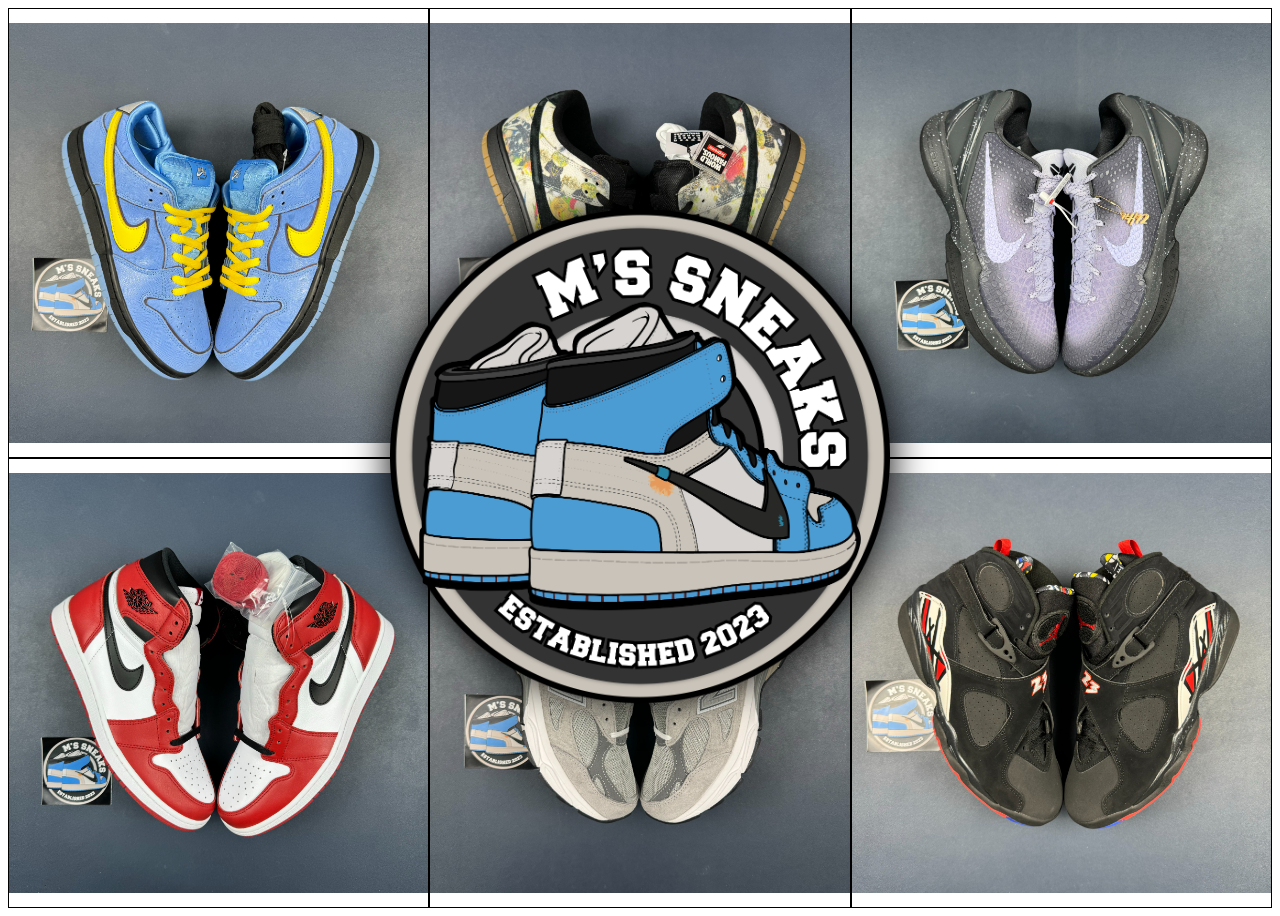
<file: index.html>
<!DOCTYPE html>
<html lang="en">
<head>
    <meta charset="UTF-8">
    <meta name="viewport" content="width=device-width, initial-scale=1.0">
    <title>M's Sneaks</title>
    <link rel="stylesheet" href="styles.css">
</head>
<body>
    <div class="container">
        <div class="logo">
            <img src="images/Logo.png" alt="M's Sneaks Logo">
        </div>
        <div class="box" id="q1">
            <img src="images/front/front01.jpg" alt="Shoe 1">
        </div>
        <div class="box" id="q2">
            <img src="images/front/front02.jpg" alt="Shoe 2">
        </div>
        <div class="box" id="q3">
            <img src="images/front/front03.jpg" alt="Shoe 3">
        </div>
        <div class="box" id="q4">
            <img src="images/front/front04.jpg" alt="Shoe 4">
        </div>
        <div class="box" id="q5">
            <img src="images/front/front05.jpg" alt="Shoe 5">
        </div>
        <div class="box" id="q6">
            <img src="images/front/front06.jpg" alt="Shoe 6">
        </div>

    <script src="script.js"></script>
</body>
</html>
</file>
<file: styles.css>
@keyframes heartbeat {
    0% {
        transform: scale(1);
    }
    50% {
        transform: scale(1.2);
    }
    100% {
        transform: scale(1);
    }
}

@keyframes bounceOffAndDisappear {
    0% {
        transform: translateY(0);
        opacity: 1;
    }
    50% {
        transform: translateY(-20px);
    }
    100% {
        transform: translateY(-100px);
        opacity: 0;
    }
}


.container {
    position: relative;
    display: grid;
    grid-template-columns: repeat(3, 1fr);
    grid-template-rows: repeat(2, 1fr);
    height: 100vh;
}

.logo {
    position: absolute;
    top: 50%;
    left: 50%;
    transform: translate(-50%, -50%);
}

.logo img {
    max-width: 500px; 
    max-height: 500px; 
    animation: heartbeat 0.5s infinite;
    filter: drop-shadow(0 0 20px rgba(0, 0, 0, 1000)); 
}

.box {
    display: flex;
    justify-content: center;
    align-items: center;
    border: 1px solid black;
}

.box img {
    max-width: 100%;
    max-height: 100%;
}

.flipped {
    transform: rotateY(180deg);
}
</file>
